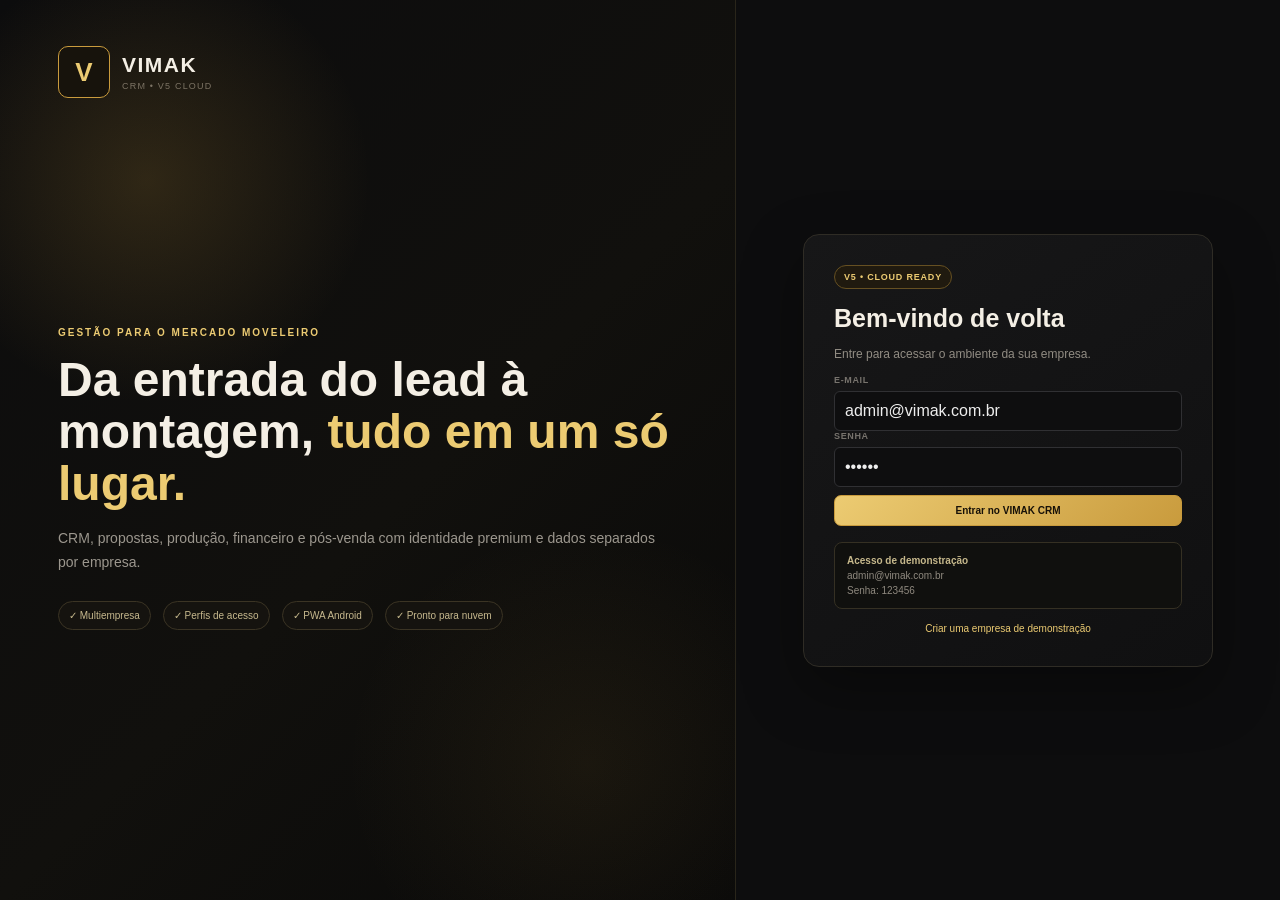
<file: VIMAK_CRM_V5_CLOUD_READY_GITHUB/VIMAK_CRM_V5_CLOUD_READY/index.html>
<!doctype html>
<html lang="pt-BR">
<head>
  <meta charset="utf-8">
  <meta name="viewport" content="width=device-width,initial-scale=1,viewport-fit=cover">
  <meta name="theme-color" content="#090909">
  <meta name="description" content="VIMAK CRM V5 SaaS para marcenarias e móveis planejados">
  <title>VIMAK CRM V5 • SaaS</title>
  <link rel="manifest" href="manifest.webmanifest">
  <link rel="stylesheet" href="styles.css">
</head>
<body>

<section id="authScreen" class="auth-screen">
  <div class="auth-art">
    <div class="auth-brand">
      <div class="brand-icon big">V</div>
      <div><strong>VIMAK</strong><small>CRM • V5 CLOUD</small></div>
    </div>
    <div class="auth-copy">
      <span class="eyebrow">GESTÃO PARA O MERCADO MOVELEIRO</span>
      <h1>Da entrada do lead à montagem, <em>tudo em um só lugar.</em></h1>
      <p>CRM, propostas, produção, financeiro e pós-venda com identidade premium e dados separados por empresa.</p>
      <div class="auth-points">
        <span>✓ Multiempresa</span><span>✓ Perfis de acesso</span><span>✓ PWA Android</span><span>✓ Pronto para nuvem</span>
      </div>
    </div>
  </div>

  <div class="auth-panel">
    <div class="login-card">
      <div class="mobile-brand"><div class="brand-icon">V</div><b>VIMAK CRM</b></div>
      <span class="v4-pill">V5 • CLOUD READY</span>
      <h2>Bem-vindo de volta</h2>
      <p class="muted">Entre para acessar o ambiente da sua empresa.</p>
      <form id="loginForm" onsubmit="login(event)">
        <div class="field"><label>E-mail</label><input id="loginEmail" type="email" value="admin@vimak.com.br" autocomplete="username" required></div>
        <div class="field"><label>Senha</label><input id="loginPassword" type="password" value="123456" autocomplete="current-password" required></div>
        <button class="btn gold full login-btn" type="submit">Entrar no VIMAK CRM</button>
      </form>
      <div class="demo-box"><b>Acesso de demonstração</b><span>admin@vimak.com.br</span><span>Senha: 123456</span></div>
      <button class="text-btn" onclick="showCreateCompany()">Criar uma empresa de demonstração</button>
    </div>
  </div>
</section>

<div id="appShell" class="app hidden">
  <aside class="sidebar" id="sidebar">
    <div class="brand">
      <div id="sideLogo" class="brand-icon">V</div>
      <div><strong id="sideBrand">VIMAK</strong><small>CRM • V5 CLOUD</small></div>
    </div>

    <div class="tenant-switch">
      <small>EMPRESA ATIVA</small>
      <button onclick="openTenantSwitcher()"><span id="tenantInitial">V</span><div><b id="tenantName">VIMAK Planejados</b><small id="tenantPlan">Plano Profissional</small></div><i>⌄</i></button>
    </div>

    <nav id="nav"></nav>

    <div class="side-footer">
      <div class="user">
        <span class="avatar" id="userInitials">FN</span>
        <div><b id="userName">Administrador</b><small id="userRole">Administrador</small></div>
      </div>
      <button class="btn ghost full" onclick="logout()">↪ Sair</button>
    </div>
  </aside>

  <main class="main">
    <header class="topbar">
      <button class="menu" onclick="toggleMenu()">☰</button>
      <div class="crumb"><span id="topCompany">VIMAK Planejados</span><i>/</i><b id="crumb">Dashboard</b></div>
      <div class="top-actions">
        <button class="icon-btn" title="Notificações" onclick="toast('Nenhuma nova notificação')">◇<i></i></button>
        <div class="v4-badge">V5 • CLOUD READY</div>
      </div>
    </header>
    <section id="content" class="content"></section>
  </main>
</div>

<div id="modalWrap" class="modal-wrap" onclick="if(event.target===this)closeModal()">
  <div id="modal" class="modal"></div>
</div>
<div id="toast" class="toast"></div>

<script src="config.js"></script>
<script src="app.js"></script>
<script>
if ("serviceWorker" in navigator && location.protocol.startsWith("http")) {
  navigator.serviceWorker.register("./sw.js").catch(()=>{});
}
</script>
</body>
</html>
</file>
<file: VIMAK_CRM_V5_CLOUD_READY_GITHUB/VIMAK_CRM_V5_CLOUD_READY/styles.css>
:root{
 --bg:#0a0a0b;--bg2:#101011;--panel:#161617;--panel2:#1b1b1d;
 --gold:#c99b3d;--gold2:#eccb72;--gold3:#806323;
 --text:#f4efe5;--muted:#918c83;--line:#29292b;
 --green:#48ca83;--red:#e86065;--blue:#72a9ff;--amber:#e2a84a;
 --shadow:0 22px 60px rgba(0,0,0,.34)
}
*{box-sizing:border-box}html,body{margin:0;min-height:100%;background:var(--bg);color:var(--text);font-family:Inter,Arial,Helvetica,sans-serif;-webkit-font-smoothing:antialiased}
button,input,select,textarea{font:inherit}button{cursor:pointer}.hidden{display:none!important}
.auth-screen{min-height:100vh;display:grid;grid-template-columns:1.15fr .85fr;background:#090909}
.auth-art{padding:46px 58px;display:flex;flex-direction:column;justify-content:space-between;background:
 radial-gradient(circle at 20% 20%,rgba(201,155,61,.18),transparent 24%),
 radial-gradient(circle at 80% 85%,rgba(201,155,61,.08),transparent 25%),
 linear-gradient(135deg,#0c0c0d,#11100d 55%,#090909);border-right:1px solid #29251a}
.auth-brand,.brand{display:flex;align-items:center;gap:12px}.brand-icon{width:42px;height:42px;border-radius:10px;display:grid;place-items:center;border:1px solid var(--gold);color:var(--gold2);font-size:22px;font-weight:900;background:#17130c}.brand-icon.big{width:52px;height:52px;font-size:26px}.auth-brand strong{font-size:21px;letter-spacing:1.5px}.auth-brand small{display:block;color:#7d7465;font-size:9px;letter-spacing:1.2px;margin-top:4px}.auth-copy{max-width:660px;margin:auto 0}.eyebrow{font-size:10px;letter-spacing:2px;color:var(--gold2);font-weight:800}.auth-copy h1{font-size:48px;line-height:1.08;margin:14px 0 18px;max-width:680px}.auth-copy h1 em{font-style:normal;color:var(--gold2)}.auth-copy p{max-width:600px;color:#9c978e;line-height:1.7;font-size:14px}.auth-points{display:flex;gap:12px;flex-wrap:wrap;margin-top:26px}.auth-points span{border:1px solid #3b3424;background:#15130f;color:#c7b98e;padding:8px 10px;border-radius:999px;font-size:10px}
.auth-panel{display:grid;place-items:center;padding:34px;background:#0d0d0e}.login-card{width:min(410px,100%);padding:30px;border:1px solid #2f2c25;border-radius:16px;background:linear-gradient(145deg,#171718,#101011);box-shadow:var(--shadow)}.login-card h2{font-size:25px;margin:15px 0 5px}.muted{color:var(--muted);font-size:12px;line-height:1.5}.v4-pill{display:inline-flex;border:1px solid #665022;background:#201a0f;color:var(--gold2);padding:6px 9px;border-radius:999px;font-size:9px;font-weight:800;letter-spacing:.8px}.login-btn{margin-top:8px;padding:12px}.demo-box{margin-top:16px;padding:12px;border-radius:8px;background:#10100e;border:1px solid #353023;color:#8f897f;font-size:10px;display:grid;gap:4px}.demo-box b{color:#c6b88c}.text-btn{width:100%;border:0;background:none;color:var(--gold2);font-size:10px;margin-top:13px}.mobile-brand{display:none;align-items:center;gap:9px}
.app{min-height:100vh}.sidebar{position:fixed;inset:0 auto 0 0;width:270px;background:linear-gradient(180deg,#101011,#080809);border-right:1px solid #242426;display:flex;flex-direction:column;z-index:30}.brand{height:76px;padding:16px 17px;border-bottom:1px solid #242426}.brand strong{display:block;letter-spacing:1.2px}.brand small,.user small{display:block;color:#706d67;font-size:9px;margin-top:3px;letter-spacing:.7px}
.tenant-switch{padding:11px 10px 4px}.tenant-switch>small{font-size:8px;color:#5f5b54;letter-spacing:1.1px;padding-left:7px}.tenant-switch button{width:100%;display:flex;align-items:center;gap:9px;border:1px solid #343024;background:#171510;color:#ddd;border-radius:8px;padding:9px;text-align:left;margin-top:5px}.tenant-switch button>span{width:31px;height:31px;border-radius:7px;background:#2a210f;color:var(--gold2);display:grid;place-items:center;border:1px solid #624c20;font-weight:800}.tenant-switch button div{min-width:0;flex:1}.tenant-switch b{font-size:10px;white-space:nowrap;overflow:hidden;text-overflow:ellipsis;display:block}.tenant-switch small{font-size:8px;color:#79746b;display:block;margin-top:2px}.tenant-switch i{color:#766d5b;font-style:normal}
#nav{padding:9px 9px;overflow:auto}.nav-title{font-size:8px;letter-spacing:1.4px;color:#5e5b56;font-weight:800;padding:11px 10px 4px}.nav-btn{border:0;background:transparent;color:#aaa69e;width:100%;padding:8px 11px;border-radius:7px;text-align:left;margin:1px 0;display:flex;gap:10px;align-items:center;font-size:11px}.nav-btn:hover{background:#171718;color:#fff}.nav-btn.active{background:linear-gradient(90deg,#302713,#181818);color:var(--gold2);box-shadow:inset 3px 0 var(--gold)}.nav-btn span{width:18px;text-align:center;color:#777}
.side-footer{margin-top:auto;border-top:1px solid #242426;padding:11px}.user{display:flex;align-items:center;gap:9px;margin-bottom:9px}.avatar{width:31px;height:31px;border-radius:50%;display:grid;place-items:center;border:1px solid #6e5523;background:#241c0e;color:var(--gold2);font-size:9px;font-weight:bold}
.main{margin-left:270px;min-height:100vh;background:radial-gradient(circle at 90% 5%,rgba(201,155,61,.045),transparent 22%),#0f0f10}.topbar{height:76px;border-bottom:1px solid #262628;display:flex;align-items:center;justify-content:space-between;padding:0 28px;position:sticky;top:0;background:rgba(15,15,16,.96);backdrop-filter:blur(8px);z-index:20}.crumb{display:flex;gap:9px;align-items:center;font-size:11px}.crumb span{color:#65615a}.crumb i{color:#3d3b37;font-style:normal}.crumb b{color:#ddd}.top-actions{display:flex;align-items:center;gap:12px}.v4-badge{font-size:8px;letter-spacing:1px;color:var(--gold2);border:1px solid #57431e;padding:6px 8px;border-radius:999px;background:#17130b}.icon-btn{background:none;border:0;color:#aaa;font-size:18px;position:relative}.icon-btn i{position:absolute;width:5px;height:5px;background:var(--gold);border-radius:50%;right:1px;top:1px}.menu{display:none;border:0;background:none;color:#ddd;font-size:21px}
.content{padding:27px;max-width:1500px;margin:auto}.page-head{display:flex;justify-content:space-between;gap:18px;align-items:flex-end;margin-bottom:19px}.page-head h1{margin:0 0 5px;font-size:24px}.page-head p{margin:0;color:#77736d;font-size:11px}.actions{display:flex;gap:8px;flex-wrap:wrap}
.btn{border:1px solid #373739;border-radius:7px;background:#19191a;color:#ddd;padding:9px 13px;font-size:10px;font-weight:700}.btn:hover{border-color:#6a5325}.btn.gold{background:linear-gradient(135deg,var(--gold2),var(--gold));border-color:var(--gold);color:#171108}.btn.ghost{background:transparent}.btn.full{width:100%}.btn.danger{color:#ff9ea1}.btn.sm{padding:6px 8px;font-size:9px}
.grid{display:grid;gap:14px}.g2{grid-template-columns:repeat(2,minmax(0,1fr))}.g3{grid-template-columns:repeat(3,minmax(0,1fr))}.g4{grid-template-columns:repeat(4,minmax(0,1fr))}
.card,.filters{background:linear-gradient(145deg,#181819,#131314);border:1px solid #29292b;border-radius:10px}.card{overflow:hidden}.pad{padding:18px}.kpi{padding:17px}.kpi label{font-size:9px;color:#77736d;text-transform:uppercase;font-weight:bold;letter-spacing:.75px}.kpi strong{display:block;font-size:21px;margin-top:7px}.kpi small{color:#68655f;font-size:9px}.goldtxt{color:var(--gold2)}.green{color:var(--green)}.red{color:var(--red)}.blue{color:var(--blue)}
.filters{padding:13px;display:flex;gap:10px;align-items:end;flex-wrap:wrap;margin-bottom:15px}.field{display:flex;flex-direction:column;gap:6px;min-width:150px;flex:1}.field label{font-size:9px;color:#77736d;font-weight:700;text-transform:uppercase;letter-spacing:.65px}.field input,.field select,.field textarea{background:#0e0e0f;border:1px solid #303033;border-radius:6px;color:#eee;padding:10px;outline:none}.field textarea{min-height:88px;resize:vertical}.field input:focus,.field select:focus,.field textarea:focus{border-color:var(--gold3)}
.section{font-size:13px;font-weight:800;margin:22px 0 10px}.table-wrap{overflow:auto}.table{width:100%;border-collapse:collapse;min-width:700px}.table th{font-size:8px;color:#77736d;text-transform:uppercase;letter-spacing:.7px;text-align:left;padding:12px;border-bottom:1px solid #2a2a2c}.table td{font-size:10px;color:#c6c2ba;padding:12px;border-bottom:1px solid #222}.table tr:hover td{background:#19191a}.empty{text-align:center!important;color:#666!important;padding:27px!important}.badge{display:inline-flex;border:1px solid #5c4922;background:#251f12;color:var(--gold2);border-radius:999px;padding:4px 7px;font-size:8px;font-weight:bold}.badge.ok{color:#7de3a8;border-color:#285d40;background:#13241b}.badge.bad{color:#ff9da1;border-color:#613237;background:#281619}.badge.blue{color:#a8c8ff;border-color:#34547b;background:#162238}
.pipeline{display:grid;grid-template-columns:repeat(7,minmax(175px,1fr));gap:11px;overflow:auto;padding-bottom:9px}.stage{background:#151516;border:1px solid #2b2b2d;border-radius:9px;padding:10px;min-height:275px}.stage-head{display:flex;justify-content:space-between;color:#bbb;font-size:9px;font-weight:bold}.deal{border:1px solid #303033;background:#1c1c1d;border-radius:7px;padding:10px;margin-top:8px}.deal b{font-size:10px}.deal span{display:block;color:#74716b;font-size:8px;margin-top:5px}
.modules{display:grid;grid-template-columns:repeat(3,minmax(0,1fr));gap:13px}.module{border:1px solid #2b2b2d;border-radius:9px;background:linear-gradient(145deg,#1a1a1b,#121213);padding:17px}.module h3{margin:0 0 6px;font-size:12px}.module p{margin:0;color:#75716a;font-size:9px;line-height:1.45}.module i{display:block;color:var(--gold2);font-style:normal;font-size:22px;margin-bottom:9px}
.notice{padding:12px;border-left:3px solid var(--gold);background:#1c1810;color:#aaa59c;font-size:10px;border-radius:5px}.progress{height:7px;background:#2a2a2c;border-radius:99px;overflow:hidden}.progress i{height:100%;display:block;background:linear-gradient(90deg,var(--gold),var(--gold2))}
.permission-grid{display:grid;grid-template-columns:repeat(3,1fr);gap:9px}.permission{display:flex;align-items:center;gap:8px;border:1px solid #2c2c2e;background:#141415;border-radius:7px;padding:9px;color:#aaa;font-size:9px}.permission input{accent-color:var(--gold)}
.modal-wrap{position:fixed;inset:0;background:rgba(0,0,0,.74);display:none;place-items:center;padding:18px;z-index:100}.modal-wrap.open{display:grid}.modal{width:min(750px,100%);max-height:90vh;overflow:auto;background:#151516;border:1px solid #58441f;border-radius:13px;padding:19px;box-shadow:var(--shadow)}.modal-head{display:flex;justify-content:space-between;align-items:center;margin-bottom:15px}.modal-head h2{margin:0;color:var(--gold2);font-size:16px}.close{border:0;background:none;color:#777;font-size:24px}.form-grid{display:grid;grid-template-columns:repeat(2,minmax(0,1fr));gap:11px}.form-grid .full{grid-column:1/-1}.modal-actions{display:flex;justify-content:flex-end;gap:8px;margin-top:16px}.toast{position:fixed;right:20px;bottom:20px;background:#1d1d1f;border:1px solid #614b21;border-radius:8px;padding:11px 14px;font-size:10px;opacity:0;transform:translateY(16px);transition:.25s;z-index:110}.toast.show{opacity:1;transform:none}
@media(max-width:1050px){.sidebar{transform:translateX(-100%);transition:.22s}.sidebar.open{transform:none}.main{margin-left:0}.menu{display:block}.topbar{padding:0 18px}.g4{grid-template-columns:repeat(2,1fr)}.modules,.permission-grid{grid-template-columns:repeat(2,1fr)}}
@media(max-width:720px){.auth-screen{grid-template-columns:1fr}.auth-art{display:none}.auth-panel{min-height:100vh;padding:20px}.mobile-brand{display:flex}.content{padding:17px}.page-head{align-items:flex-start;flex-direction:column}.g2,.g3,.g4,.modules,.permission-grid,.form-grid{grid-template-columns:1fr}.form-grid .full{grid-column:auto}.v4-badge{display:none}.filters{flex-direction:column;align-items:stretch}.field{min-width:100%}}
</file>
